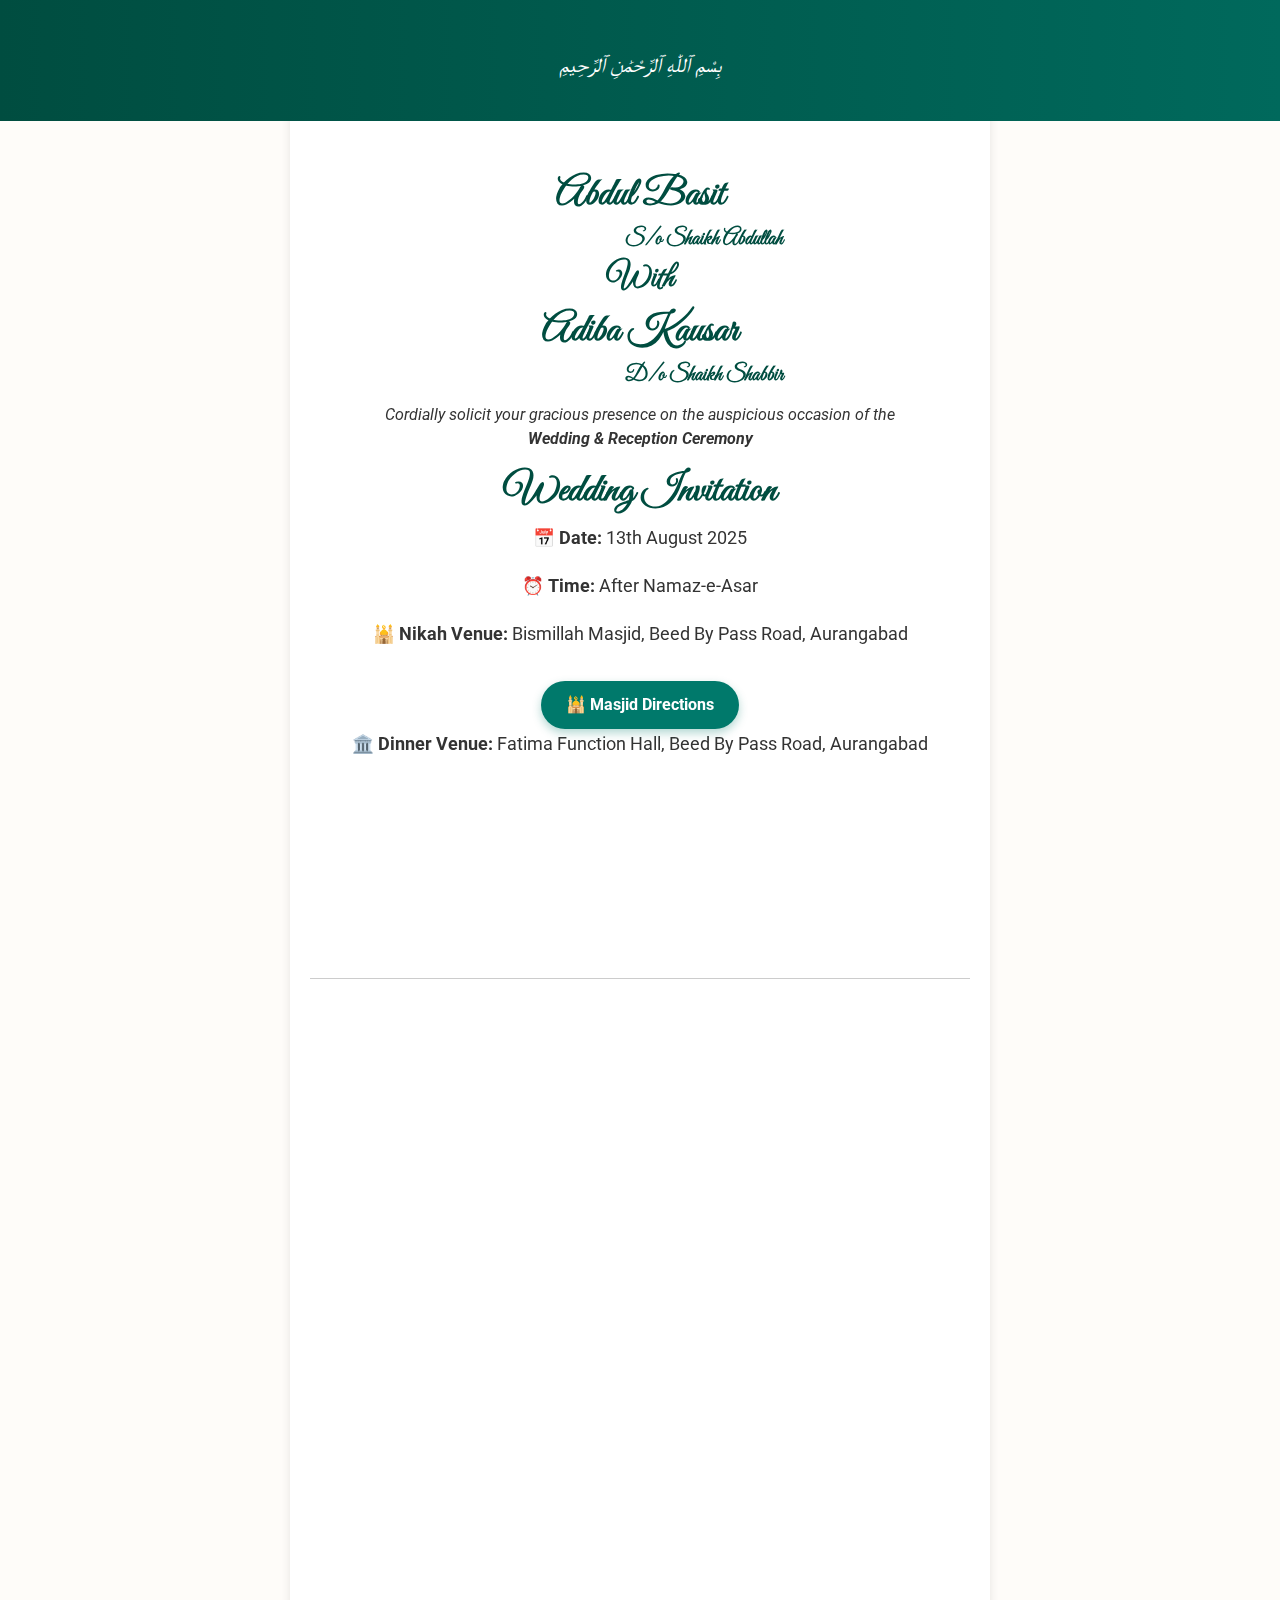
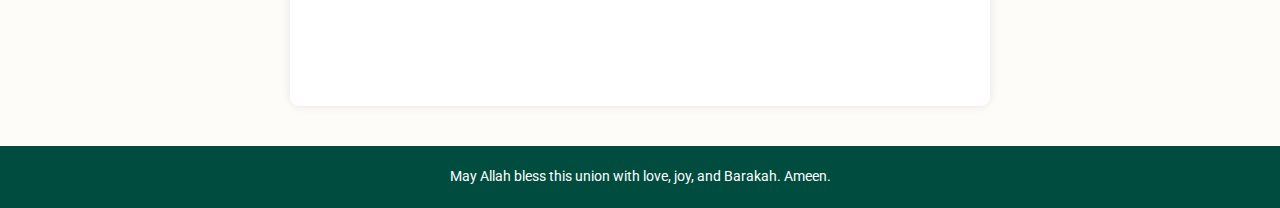
<file: index.html>
<!DOCTYPE html>
<html lang="en">
<head>
  <meta charset="UTF-8" />
  <meta name="viewport" content="width=device-width, initial-scale=1.0"/>
  <title>Abdul Basit Wedding Reception Invitation </title>
  <link href="https://cdn.jsdelivr.net/npm/bootstrap@5.0.2/dist/css/bootstrap.min.css" rel="stylesheet">
  <link href="https://fonts.googleapis.com/css2?family=Great+Vibes&family=Roboto&display=swap" rel="stylesheet">
  <link rel="stylesheet" href="https://unpkg.com/aos@2.3.4/dist/aos.css"/>
  <link rel="stylesheet" href="https://cdn.jsdelivr.net/npm/swiper@11/swiper-bundle.min.css" />

  <style>
    body {
      margin: 0;
      font-family: 'Roboto', sans-serif;
      background: url('https://www.transparenttextures.com/patterns/arabesque.png'), #fefcf9;
      background-size: cover;
      color: #333;
      scroll-behavior: smooth;
    }

    header {
      text-align: center;
      padding: 50px 20px 30px;
      background: linear-gradient(to right, #004d40, #00695c);
      color: white;
    }

    header h1 {
      font-family: 'Great Vibes', cursive;
      font-size: 3em;
      margin: 0;
    }

    .bismillah {
      font-size: 1.3em;
      margin-bottom: 10px;
      font-style: italic;
    }

    .content {
      max-width: 700px;
      margin: auto;
      padding: 30px 20px;
      background: rgba(255, 255, 255, 0.95);
      box-shadow: 0 0 10px rgba(0,0,0,0.1);
      border-radius: 10px;
      margin-top: -20px;
    }

    .section {
      text-align: center;
      margin: 40px 0;
    }

    .section h2{
      font-family: 'Great Vibes', cursive;
      font-size: 2.5em;
      color: #004d40;
    }
    h2{
      font-weight: bold;
    }
    .section h5 {
      font-family: 'Great Vibes', cursive;
      font-size: 2em;
      font-weight: bold;
      color: #004d40;
    }
    .section h6 {
      font-family: 'Great Vibes', cursive;
      font-size: 1.3em;
      font-weight: bold;
      color: #004d40;
    }

    .section p {
      line-height: 1.8;
      font-size: 1.1em;
    }

    .countdown {
      display: flex;
      justify-content: center;
      gap: 20px;
      margin: 30px 0;
    }

    .countdown div {
      background: #004d40;
      color: white;
      padding: 10px 20px;
      border-radius: 8px;
      min-width: 70px;
    }

    .swiper {
      width: 100%;
      padding: 20px 0;
    }

    .swiper-slide {
      background: #f3f3f3;
      padding: 20px;
      border-radius: 10px;
      font-style: italic;
      font-size: 1.1em;
      border-left: 5px solid #004d40;
      border-right: 5px solid #004d40;
      max-width: 90%;
      margin: auto;
    }

    .rsvp input, .rsvp button {
      padding: 10px;
      width: 80%;
      margin: 10px auto;
      display: block;
      border: 1px solid #ccc;
      border-radius: 5px;
    }

    .rsvp button {
      background: #00695c;
      color: white;
      border: none;
      cursor: pointer;
      transition: 0.3s ease;
    }

    .rsvp button:hover {
      background: #004d40;
    }

    footer {
      text-align: center;
      padding: 20px;
      font-size: 0.9em;
      background: #004d40;
      color: white;
      margin-top: 40px;
    }

    @media(max-width: 600px) {
      .countdown {
        flex-direction: column;
        gap: 10px;
      }
    }
    .direction-btn {
        display: inline-block;
        margin-top: 15px;
        padding: 12px 25px;
        background: #00796b;
        color: #fff;
        font-size: 1em;
        border-radius: 30px;
        text-decoration: none;
        font-weight: bold;
        transition: background 0.3s ease, transform 0.2s ease;
        box-shadow: 0 4px 10px rgba(0, 121, 107, 0.3);
    }

    .direction-btn:hover {
        background: #004d40;
        transform: scale(1.05);
        color: #fff;
    }

  </style>
</head>
<body>

<header data-aos="fade-down">
  <div class="bismillah">بِسْمِ ٱللّٰهِ ٱلرَّحْمَٰنِ ٱلرَّحِيمِ</div>
  <!-- <h1>Wedding Invitation</h1> -->
</header>

<div class="content">

  <div class="section" data-aos="fade-up">
  <h2>Abdul Basit</h2>
  <h6 style="margin-left: 8rem;">S/o Shaikh Abdullah</h6>
  <h5>With</h5>
  <h2>Adiba Kausar</h2>
  <h6 style="margin-left: 8rem;">D/o Shaikh Shabbir</h6>
  <div class="my-3">
    <i>Cordially solicit your gracious presence on the auspicious occasion of the <br><b> Wedding & Reception Ceremony</b></i>
  </div>
  <!-- <h4>إن شاء الله</h4> -->
   <h2>Wedding Invitation</h2>

  <p><strong>📅 Date:</strong> 13th August 2025</p>

  <p><strong>⏰ Time:</strong> After Namaz-e-Asar</p>

  <p><strong>🕌 Nikah Venue:</strong> Bismillah Masjid, Beed By Pass Road, Aurangabad</p>
  <a href="https://www.google.com/maps?q=VIKAS+MULTI+SERVICES,+Patel Complex,+01,+Beed+Bypass+Road,+Aurangabad" target="_blank" class="direction-btn" data-aos="zoom-in">
    🕌 Masjid Directions
  </a>

  <p><strong>🏛️ Dinner Venue:</strong> Fatima Function Hall, Beed By Pass Road, Aurangabad</p>
  <a href="https://www.google.com/maps?q=Fatima+Function+Hall,+Beed+Bypass+Road,+Aurangabad" target="_blank" class="direction-btn" data-aos="zoom-in">
    🧭 Dinner Directions
  </a>

</div>


  <div class="countdown" id="countdown" data-aos="zoom-in">
    <div><span id="days">--</span><br>Days</div>
    <div><span id="hours">--</span><br>Hours</div>
    <div><span id="minutes">--</span><br>Minutes</div>
    <div><span id="seconds">--</span><br>Seconds</div>
  </div>
<hr>
  <div class="section" data-aos="fade-up">
    <h2>Walima Invitation</h2>
    <p><strong>📅 Date:</strong> 14th July 2025</p>
    <p><strong>⏰ Time:</strong> After Namaz-e-Magrib </p>

    <p><strong>📍 Venue:</strong> RK Function Hall, Beed By Pass Road Aurangabad</p>
    <p><strong>🏛️ Reception Venue:</strong> RK Function Hall, Beed By Pass Road, Aurangabad</p>
  <a href="https://www.google.com/maps?q=R+K+Mandi+house,+Beed+Bypass+Road,+Aurangabad" target="_blank" class="direction-btn" data-aos="zoom-in">
    🧭 Reception Directions
  </a>
    <p class="mt-4"><i>With best compliments from All Relatives & Friends.</i></p>
    <a href="invitation-card.pdf" target="_blank" class="direction-btn" data-aos="zoom-in" download>
      Download Invitation
    </a>
  </div>

  <div class="section ms-auto me-auto" data-aos="fade-up">
    <!-- <h2>Sunnah & Qur’an Quotes</h2> -->
    <div class="swiper">
      <div class="swiper-wrapper">
        <div class="swiper-slide">“When a man marries, he has fulfilled half of his religion.” — Prophet Muhammad ﷺ</div>
        <div class="swiper-slide">“The best of you are those who are best to their wives.” — Prophet Muhammad ﷺ</div>
        <div class="swiper-slide">“And We created you in pairs.” — (Qur’an 78:8)</div>
        <div class="swiper-slide">“Nikah is my Sunnah, and whoever turns away from my Sunnah is not from me.” — Prophet Muhammad ﷺ</div>
        <div class="swiper-slide">“Among His signs is that He created for you spouses... and placed between you love and mercy.” — (Qur’an 30:21)</div>
      </div>
    </div>
  </div>

  <!-- <div class="section rsvp" data-aos="fade-up">
    <h2>RSVP</h2>
    <input type="text" placeholder="Your Name">
    <input type="email" placeholder="Your Email">
    <button onclick="alert('Thank you for your RSVP!')">Submit</button>
  </div> -->

</div>

<footer >
  May Allah bless this union with love, joy, and Barakah. Ameen.
</footer>

<!-- Scripts -->
<script src="https://cdn.jsdelivr.net/npm/swiper@11/swiper-bundle.min.js"></script>
<script src="https://unpkg.com/aos@2.3.4/dist/aos.js"></script>
<script>
  AOS.init();

  // Countdown Timer
  const weddingDate = new Date("July 13, 2025 18:00:00").getTime();
  setInterval(() => {
    const now = new Date().getTime();
    const gap = weddingDate - now;

    const day = 1000 * 60 * 60 * 24;
    const hour = 1000 * 60 * 60;
    const minute = 1000 * 60;
    const second = 1000;

    document.getElementById('days').textContent = Math.floor(gap / day);
    document.getElementById('hours').textContent = Math.floor((gap % day) / hour);
    document.getElementById('minutes').textContent = Math.floor((gap % hour) / minute);
    document.getElementById('seconds').textContent = Math.floor((gap % minute) / second);
  }, 1000);

  // Swiper Slider
  new Swiper('.swiper', {
    loop: true,
    autoplay: { delay: 5000 },
    effect: 'fade',
  });
</script>

</body>
</html>
</file>
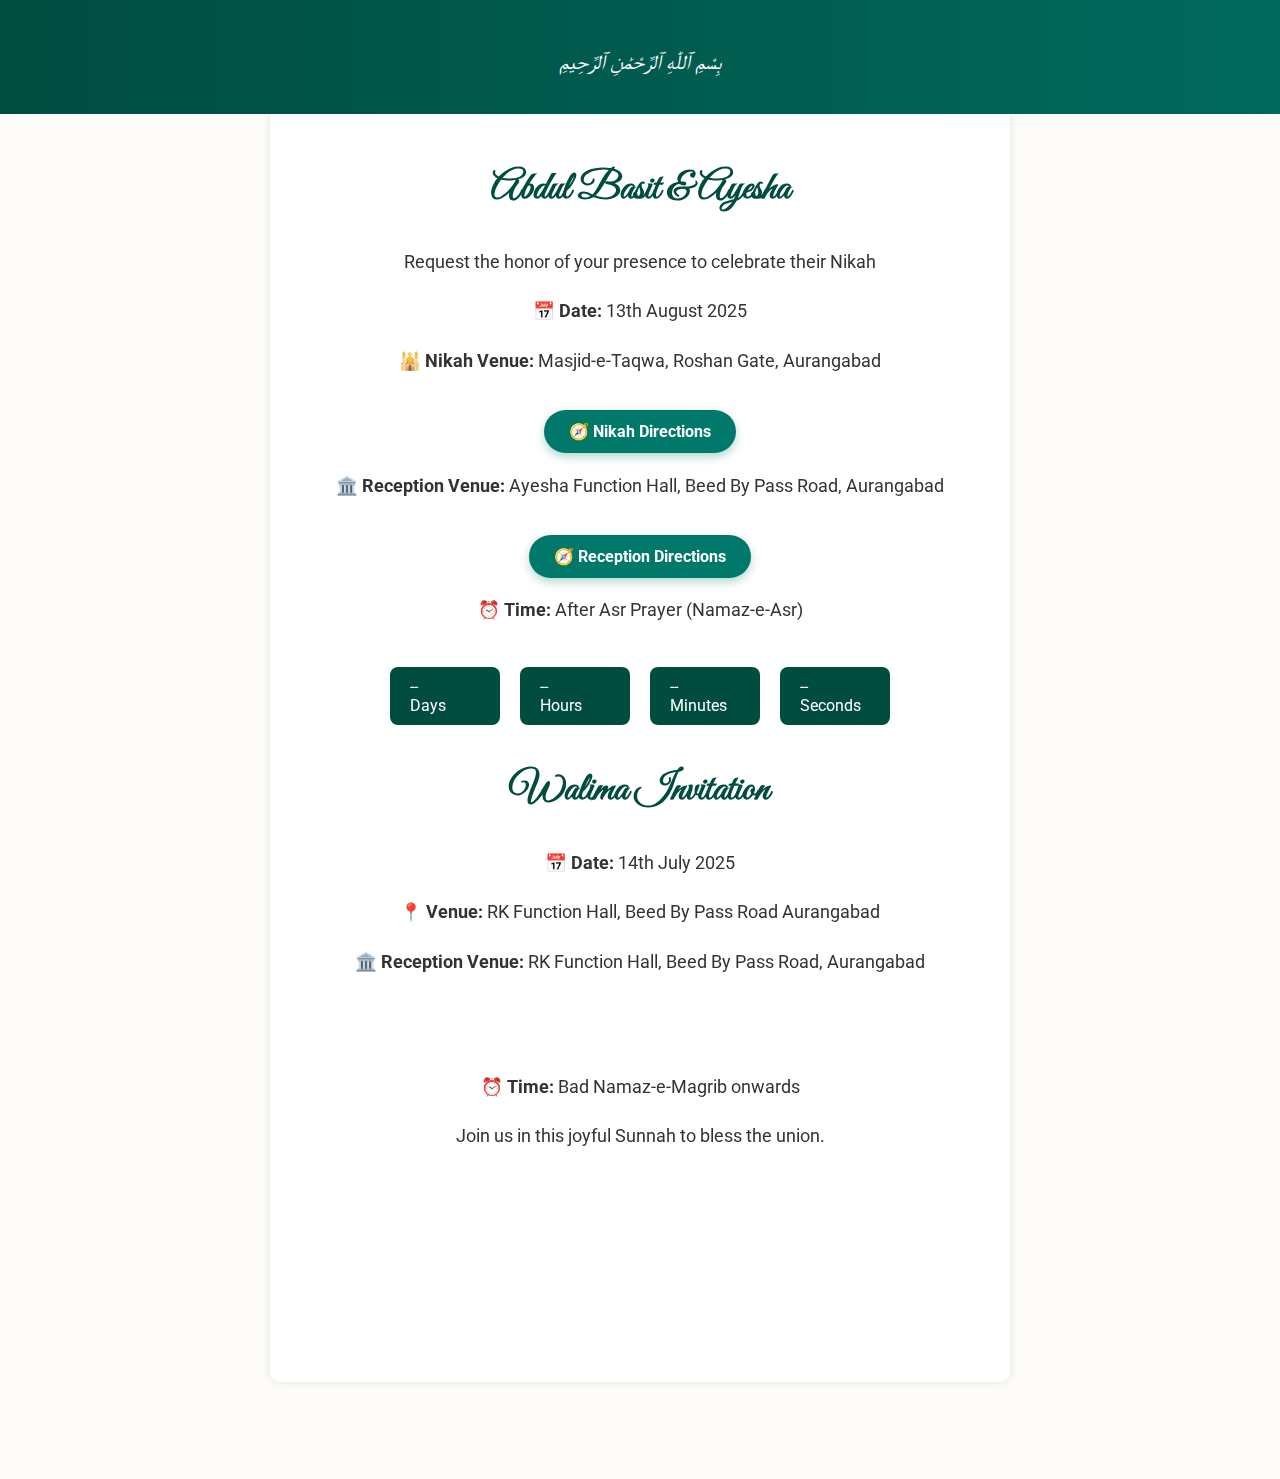
<file: basit/index.html>
<!DOCTYPE html>
<html lang="en">
<head>
  <meta charset="UTF-8" />
  <meta name="viewport" content="width=device-width, initial-scale=1.0"/>
  <title>Muslim Wedding Invitation</title>
  <link href="https://fonts.googleapis.com/css2?family=Great+Vibes&family=Roboto&display=swap" rel="stylesheet">
  <link rel="stylesheet" href="https://unpkg.com/aos@2.3.4/dist/aos.css"/>
  <link rel="stylesheet" href="https://cdn.jsdelivr.net/npm/swiper@11/swiper-bundle.min.css" />

  <style>
    body {
      margin: 0;
      font-family: 'Roboto', sans-serif;
      background: url('https://www.transparenttextures.com/patterns/arabesque.png'), #fefcf9;
      background-size: cover;
      color: #333;
      scroll-behavior: smooth;
    }

    header {
      text-align: center;
      padding: 50px 20px 30px;
      background: linear-gradient(to right, #004d40, #00695c);
      color: white;
    }

    header h1 {
      font-family: 'Great Vibes', cursive;
      font-size: 3em;
      margin: 0;
    }

    .bismillah {
      font-size: 1.3em;
      margin-bottom: 10px;
      font-style: italic;
    }

    .content {
      max-width: 700px;
      margin: auto;
      padding: 30px 20px;
      background: rgba(255, 255, 255, 0.95);
      box-shadow: 0 0 10px rgba(0,0,0,0.1);
      border-radius: 10px;
      margin-top: -20px;
    }

    .section {
      text-align: center;
      margin: 40px 0;
    }

    .section h2 {
      font-family: 'Great Vibes', cursive;
      font-size: 2.5em;
      color: #004d40;
    }

    .section p {
      line-height: 1.8;
      font-size: 1.1em;
    }

    .countdown {
      display: flex;
      justify-content: center;
      gap: 20px;
      margin: 30px 0;
    }

    .countdown div {
      background: #004d40;
      color: white;
      padding: 10px 20px;
      border-radius: 8px;
      min-width: 70px;
    }

    .swiper {
      width: 100%;
      padding: 20px 0;
    }

    .swiper-slide {
      background: #f3f3f3;
      padding: 20px;
      border-radius: 10px;
      font-style: italic;
      font-size: 1.1em;
      border-left: 5px solid #004d40;
      max-width: 90%;
      margin: auto;
    }

    .rsvp input, .rsvp button {
      padding: 10px;
      width: 80%;
      margin: 10px auto;
      display: block;
      border: 1px solid #ccc;
      border-radius: 5px;
    }

    .rsvp button {
      background: #00695c;
      color: white;
      border: none;
      cursor: pointer;
      transition: 0.3s ease;
    }

    .rsvp button:hover {
      background: #004d40;
    }

    footer {
      text-align: center;
      padding: 20px;
      font-size: 0.9em;
      background: #004d40;
      color: white;
      margin-top: 40px;
    }

    @media(max-width: 600px) {
      .countdown {
        flex-direction: column;
        gap: 10px;
      }
    }
    .direction-btn {
        display: inline-block;
        margin-top: 15px;
        padding: 12px 25px;
        background: #00796b;
        color: #fff;
        font-size: 1em;
        border-radius: 30px;
        text-decoration: none;
        font-weight: bold;
        transition: background 0.3s ease, transform 0.2s ease;
        box-shadow: 0 4px 10px rgba(0, 121, 107, 0.3);
    }

    .direction-btn:hover {
        background: #004d40;
        transform: scale(1.05);
    }

  </style>
</head>
<body>

<header data-aos="fade-down">
  <div class="bismillah">بِسْمِ ٱللّٰهِ ٱلرَّحْمَٰنِ ٱلرَّحِيمِ</div>
  <!-- <h1>Wedding Invitation</h1> -->
</header>

<div class="content">

  <div class="section" data-aos="fade-up">
  <h2>Abdul Basit & Ayesha</h2>
  <p>Request the honor of your presence to celebrate their Nikah</p>

  <p><strong>📅 Date:</strong> 13th August 2025</p>

  <p><strong>🕌 Nikah Venue:</strong> Masjid-e-Taqwa, Roshan Gate, Aurangabad</p>
  <a href="https://www.google.com/maps?q=Masjid-e-Taqwa,+Roshan+Gate,+Aurangabad" target="_blank" class="direction-btn" data-aos="zoom-in">
    🧭 Nikah Directions
  </a>

  <p><strong>🏛️ Reception Venue:</strong> Ayesha Function Hall, Beed By Pass Road, Aurangabad</p>
  <a href="https://www.google.com/maps?q=Ayesha+Function+Hall,+Beed+Bypass+Road,+Aurangabad" target="_blank" class="direction-btn" data-aos="zoom-in">
    🧭 Reception Directions
  </a>

  <p><strong>⏰ Time:</strong> After Asr Prayer (Namaz-e-Asr)</p>
</div>


  <div class="countdown" id="countdown" data-aos="zoom-in">
    <div><span id="days">--</span><br>Days</div>
    <div><span id="hours">--</span><br>Hours</div>
    <div><span id="minutes">--</span><br>Minutes</div>
    <div><span id="seconds">--</span><br>Seconds</div>
  </div>

  <div class="section" data-aos="fade-up">
    <h2>Walima Invitation</h2>
    <p><strong>📅 Date:</strong> 14th July 2025</p>
    <p><strong>📍 Venue:</strong> RK Function Hall, Beed By Pass Road Aurangabad</p>
    <p><strong>🏛️ Reception Venue:</strong> RK Function Hall, Beed By Pass Road, Aurangabad</p>
  <a href="https://www.google.com/maps?q=R+K+Mandi+house,+Beed+Bypass+Road,+Aurangabad" target="_blank" class="direction-btn" data-aos="zoom-in">
    🧭 Reception Directions
  </a>
    <p><strong>⏰ Time:</strong> Bad Namaz-e-Magrib onwards</p>
    <p>Join us in this joyful Sunnah to bless the union.</p>
  </div>

  <div class="section" data-aos="fade-up">
    <!-- <h2>Sunnah & Qur’an Quotes</h2> -->
    <div class="swiper">
      <div class="swiper-wrapper">
        <div class="swiper-slide">“When a man marries, he has fulfilled half of his religion.” — Prophet Muhammad ﷺ</div>
        <div class="swiper-slide">“The best of you are those who are best to their wives.” — Prophet Muhammad ﷺ</div>
        <div class="swiper-slide">“And We created you in pairs.” — (Qur’an 78:8)</div>
        <div class="swiper-slide">“Nikah is my Sunnah, and whoever turns away from my Sunnah is not from me.” — Prophet Muhammad ﷺ</div>
        <div class="swiper-slide">“Among His signs is that He created for you spouses... and placed between you love and mercy.” — (Qur’an 30:21)</div>
      </div>
    </div>
  </div>

  <!-- <div class="section rsvp" data-aos="fade-up">
    <h2>RSVP</h2>
    <input type="text" placeholder="Your Name">
    <input type="email" placeholder="Your Email">
    <button onclick="alert('Thank you for your RSVP!')">Submit</button>
  </div> -->

</div>

<footer data-aos="fade-in">
  May Allah bless this union with love, joy, and Barakah. Ameen.
</footer>

<!-- Scripts -->
<script src="https://cdn.jsdelivr.net/npm/swiper@11/swiper-bundle.min.js"></script>
<script src="https://unpkg.com/aos@2.3.4/dist/aos.js"></script>
<script>
  AOS.init();

  // Countdown Timer
  const weddingDate = new Date("July 13, 2025 18:00:00").getTime();
  setInterval(() => {
    const now = new Date().getTime();
    const gap = weddingDate - now;

    const day = 1000 * 60 * 60 * 24;
    const hour = 1000 * 60 * 60;
    const minute = 1000 * 60;
    const second = 1000;

    document.getElementById('days').textContent = Math.floor(gap / day);
    document.getElementById('hours').textContent = Math.floor((gap % day) / hour);
    document.getElementById('minutes').textContent = Math.floor((gap % hour) / minute);
    document.getElementById('seconds').textContent = Math.floor((gap % minute) / second);
  }, 1000);

  // Swiper Slider
  new Swiper('.swiper', {
    loop: true,
    autoplay: { delay: 5000 },
    effect: 'fade',
  });
</script>

</body>
</html>
</file>
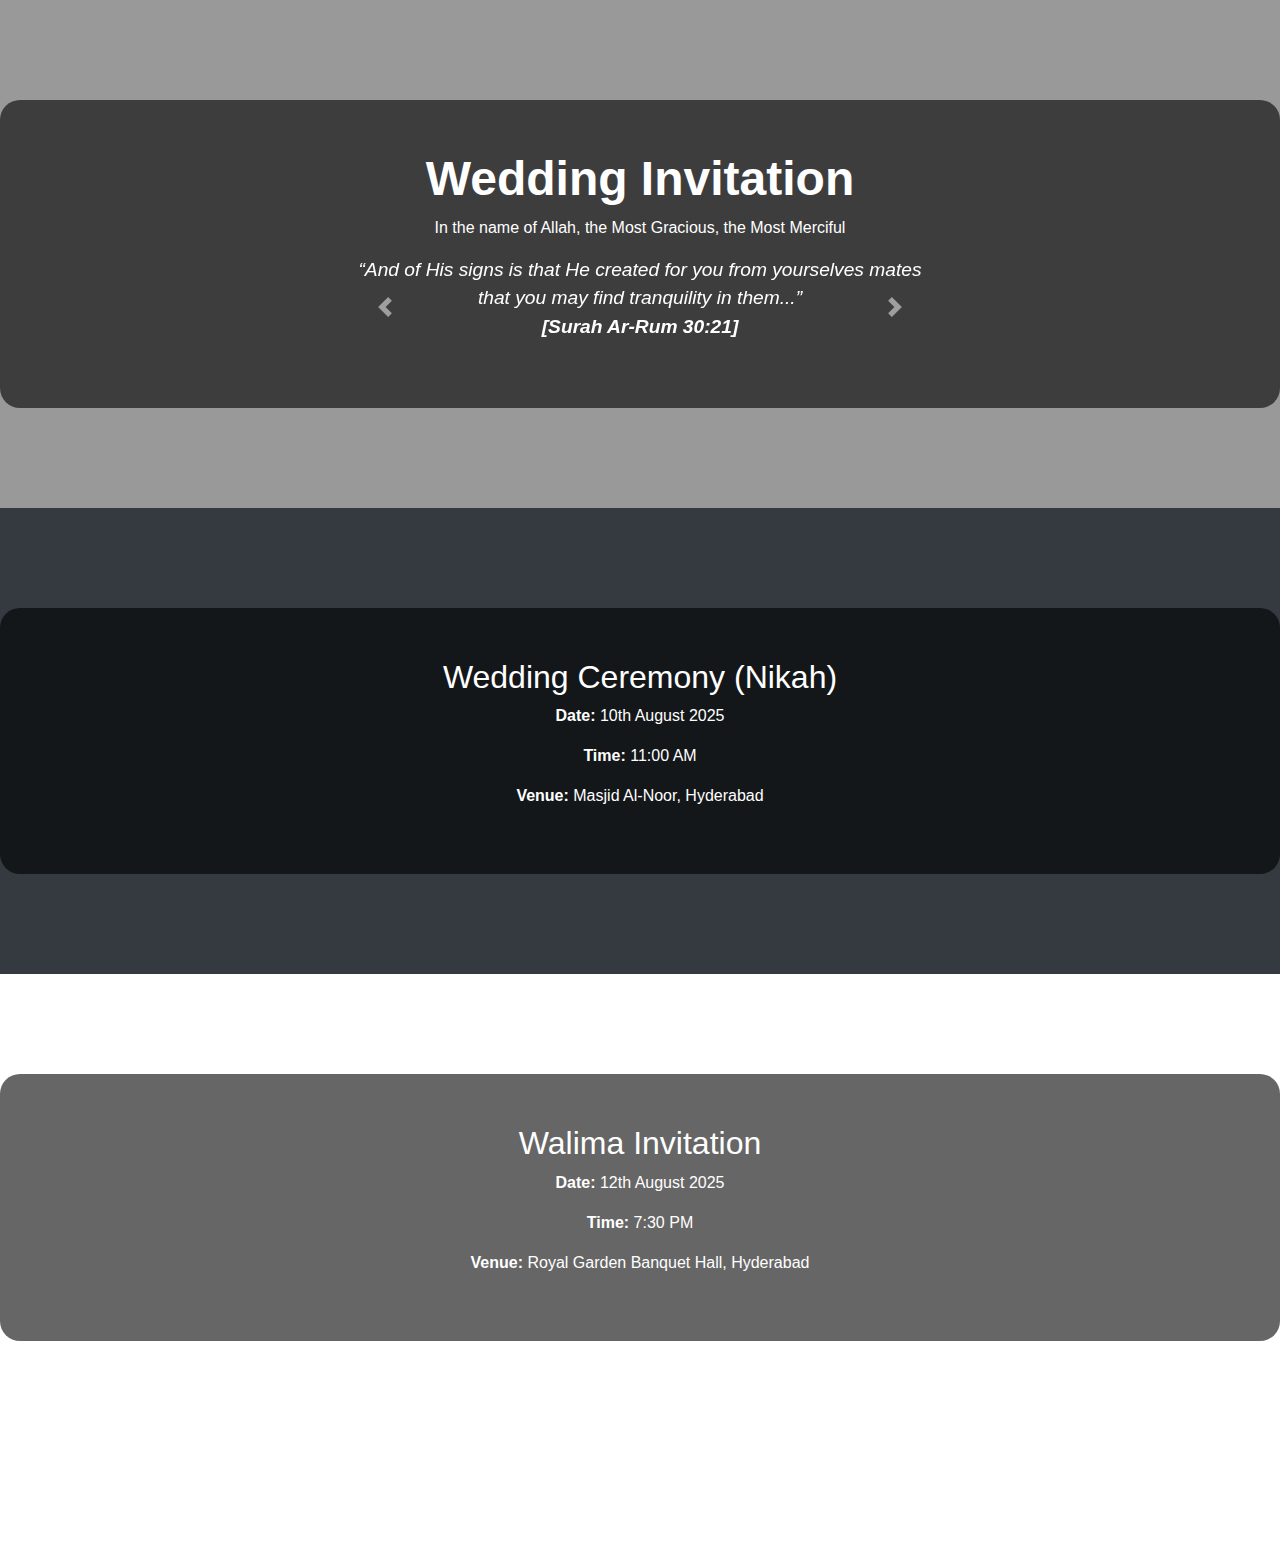
<file: template1.html>
<!DOCTYPE html>
<html lang="en">

<head>
  <meta charset="UTF-8">
  <meta name="viewport" content="width=device-width, initial-scale=1.0">
  <title>Muslim Wedding Invitation</title>
  <link rel="stylesheet" href="https://maxcdn.bootstrapcdn.com/bootstrap/4.5.2/css/bootstrap.min.css">
  <style>
    body {
      font-family: 'Segoe UI', sans-serif;
      background: linear-gradient(rgba(0,0,0,0.4), rgba(0,0,0,0.4)), url('https://images.unsplash.com/photo-1546182990-dffeafbe841d');
      background-size: cover;
      background-attachment: fixed;
      color: #fff;
    }

    .section {
      padding: 100px 0;
      position: relative;
    }

    .overlay {
      background-color: rgba(0, 0, 0, 0.6);
      padding: 50px;
      border-radius: 20px;
    }

    .header-title {
      font-size: 3rem;
      font-weight: bold;
      text-align: center;
      animation: fadeInDown 1s ease-in-out;
    }

    @keyframes fadeInDown {
      from {
        opacity: 0;
        transform: translateY(-50px);
      }
      to {
        opacity: 1;
        transform: translateY(0);
      }
    }

    .quote-slider {
      max-width: 600px;
      margin: 0 auto;
      text-align: center;
      animation: fadeIn 2s ease-in;
    }

    .quote {
      font-style: italic;
      font-size: 1.2rem;
    }

    .wedding-details, .walima-details {
      text-align: center;
      animation: fadeInUp 1s ease-in-out;
    }

    @keyframes fadeInUp {
      from {
        opacity: 0;
        transform: translateY(50px);
      }
      to {
        opacity: 1;
        transform: translateY(0);
      }
    }

    .card-custom {
      background: rgba(255, 255, 255, 0.1);
      backdrop-filter: blur(10px);
      border-radius: 15px;
      border: 1px solid rgba(255, 255, 255, 0.2);
    }
  </style>
</head>

<body>

  <div class="container-fluid section">
    <div class="overlay">
      <h1 class="header-title">Wedding Invitation</h1>
      <p class="text-center">In the name of Allah, the Most Gracious, the Most Merciful</p>

      <!-- Quote Slider -->
      <div id="quoteCarousel" class="carousel slide quote-slider" data-ride="carousel">
        <div class="carousel-inner">
          <div class="carousel-item active">
            <p class="quote">“And of His signs is that He created for you from yourselves mates that you may find tranquility in them...” <br><strong>[Surah Ar-Rum 30:21]</strong></p>
          </div>
          <div class="carousel-item">
            <p class="quote">“Nikah is my Sunnah. He who shuns my Sunnah is not of me.” <br><strong>[Sunan Ibn Majah: 1846]</strong></p>
          </div>
          <div class="carousel-item">
            <p class="quote">“The best of marriages are the easiest.” <br><strong>[Sunan Ibn Majah: 1905]</strong></p>
          </div>
        </div>
        <a class="carousel-control-prev" href="#quoteCarousel" role="button" data-slide="prev">
          <span class="carousel-control-prev-icon" aria-hidden="true"></span>
        </a>
        <a class="carousel-control-next" href="#quoteCarousel" role="button" data-slide="next">
          <span class="carousel-control-next-icon" aria-hidden="true"></span>
        </a>
      </div>
    </div>
  </div>

  <!-- Wedding Details -->
  <div class="container-fluid section bg-dark">
    <div class="overlay wedding-details">
      <h2>Wedding Ceremony (Nikah)</h2>
      <p><strong>Date:</strong> 10th August 2025</p>
      <p><strong>Time:</strong> 11:00 AM</p>
      <p><strong>Venue:</strong> Masjid Al-Noor, Hyderabad</p>
    </div>
  </div>

  <!-- Walima Details -->
  <div class="container-fluid section">
    <div class="overlay walima-details">
      <h2>Walima Invitation</h2>
      <p><strong>Date:</strong> 12th August 2025</p>
      <p><strong>Time:</strong> 7:30 PM</p>
      <p><strong>Venue:</strong> Royal Garden Banquet Hall, Hyderabad</p>
    </div>
  </div>

  <footer class="text-center py-4 bg-black">
    <p class="m-0">With the blessings of Allah, we joyfully invite you to our union.</p>
    <p>- The Families of Ahmed & Amina -</p>
  </footer>

  <script src="https://code.jquery.com/jquery-3.5.1.slim.min.js"></script>
  <script src="https://cdn.jsdelivr.net/npm/bootstrap@4.5.2/dist/js/bootstrap.bundle.min.js"></script>
</body>

</html>
</file>
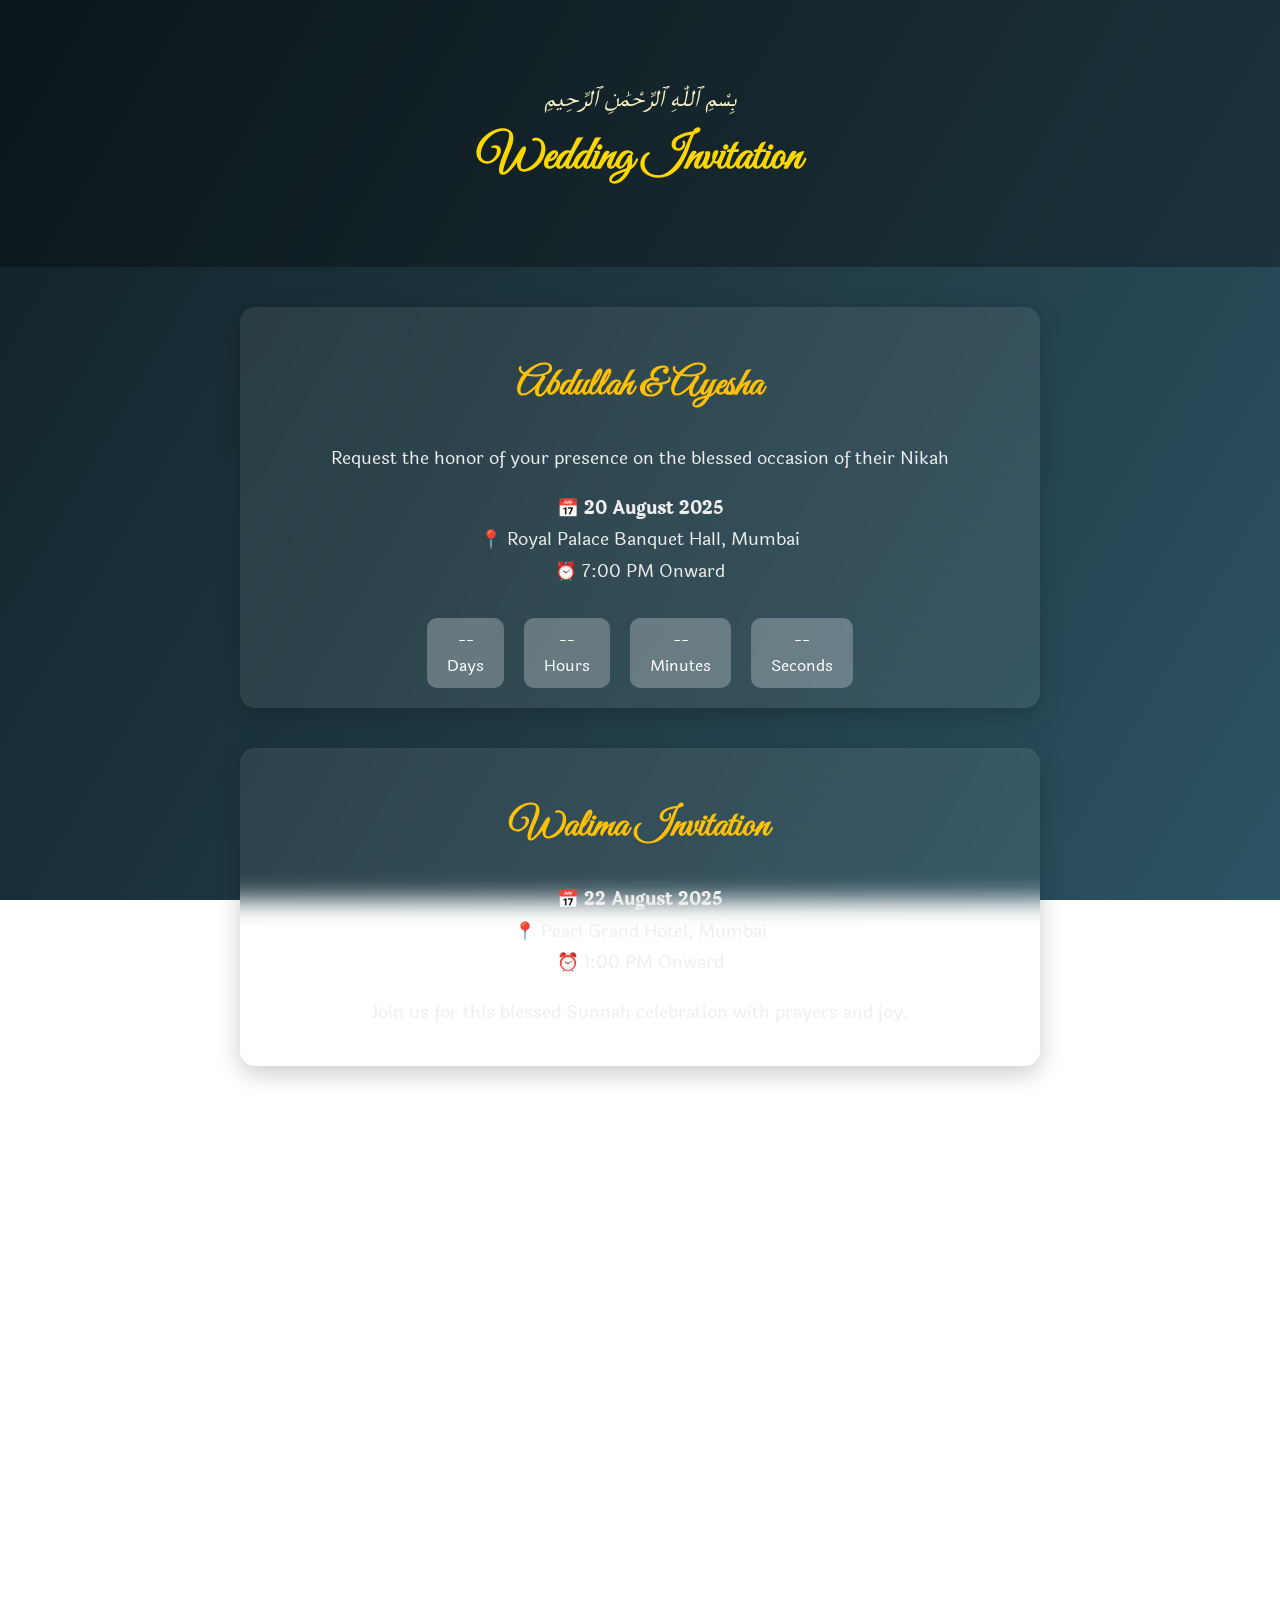
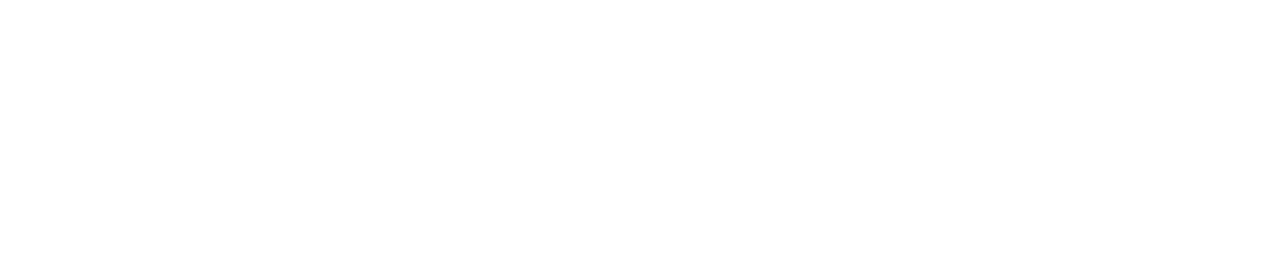
<file: template3.html>
<!DOCTYPE html>
<html lang="en">
<head>
  <meta charset="UTF-8"/>
  <meta name="viewport" content="width=device-width, initial-scale=1.0"/>
  <title>Muslim Wedding Invitation</title>

  <!-- Fonts -->
  <link href="https://fonts.googleapis.com/css2?family=Great+Vibes&family=Roboto&family=Laila&display=swap" rel="stylesheet">

  <!-- AOS and Swiper -->
  <link rel="stylesheet" href="https://unpkg.com/aos@2.3.4/dist/aos.css"/>
  <link rel="stylesheet" href="https://cdn.jsdelivr.net/npm/swiper@11/swiper-bundle.min.css" />

  <!-- Styles -->
  <style>
    * { box-sizing: border-box; }
    body {
      margin: 0;
      font-family: 'Laila', serif;
      background: linear-gradient(120deg, #0f2027, #203a43, #2c5364);
      background-attachment: fixed;
      color: #fff;
      scroll-behavior: smooth;
      overflow-x: hidden;
    }

    header {
      padding: 80px 20px;
      text-align: center;
      background: rgba(0,0,0,0.3);
    }

    header h1 {
      font-family: 'Great Vibes', cursive;
      font-size: 3em;
      margin: 0;
      color: #ffd700;
    }

    .bismillah {
      font-size: 1.5em;
      font-style: italic;
      margin-bottom: 10px;
      color: #f7f0c6;
    }

    .section {
      max-width: 800px;
      margin: 40px auto;
      padding: 20px;
      background: rgba(255,255,255,0.08);
      border-radius: 15px;
      backdrop-filter: blur(12px);
      box-shadow: 0 8px 24px rgba(0,0,0,0.2);
    }

    .section h2 {
      font-family: 'Great Vibes', cursive;
      font-size: 2.5em;
      color: #ffc107;
      text-align: center;
    }

    .section p {
      text-align: center;
      font-size: 1.1em;
      line-height: 1.8;
      color: #eee;
    }

    .countdown {
      display: flex;
      justify-content: center;
      gap: 20px;
      margin-top: 30px;
    }

    .countdown div {
      background: rgba(255, 255, 255, 0.2);
      padding: 10px 20px;
      border-radius: 10px;
      text-align: center;
      font-size: 1em;
      color: #fff;
      backdrop-filter: blur(8px);
    }

    .swiper {
      width: 100%;
      padding: 30px 0;
    }

    .swiper-slide {
      background: rgba(255,255,255,0.1);
      backdrop-filter: blur(10px);
      border-left: 5px solid #ffd700;
      padding: 20px;
      margin: 0 auto;
      border-radius: 10px;
      font-style: italic;
      max-width: 90%;
      color: #fff;
    }

    .rsvp {
      text-align: center;
    }

    .rsvp input, .rsvp button {
      padding: 10px;
      width: 80%;
      margin: 10px auto;
      display: block;
      border-radius: 5px;
      border: none;
      font-size: 1em;
    }

    .rsvp input {
      background: rgba(255,255,255,0.1);
      color: #fff;
    }

    .rsvp button {
      background: #ffc107;
      color: #000;
      cursor: pointer;
    }

    footer {
      text-align: center;
      padding: 20px;
      background: rgba(0,0,0,0.3);
      color: #f5f5f5;
      margin-top: 40px;
    }

    @media (max-width: 600px) {
      .countdown { flex-direction: column; }
    }
  </style>
</head>
<body>

<header data-aos="fade-down">
  <div class="bismillah">بِسْمِ ٱللّٰهِ ٱلرَّحْمَٰنِ ٱلرَّحِيمِ</div>
  <h1>Wedding Invitation</h1>
</header>

<section class="section" data-aos="zoom-in">
  <h2>Abdullah & Ayesha</h2>
  <p>Request the honor of your presence on the blessed occasion of their Nikah</p>
  <p>📅 <strong>20 August 2025</strong><br>
     📍 Royal Palace Banquet Hall, Mumbai<br>
     ⏰ 7:00 PM Onward</p>
  <div class="countdown" id="countdown">
    <div><span id="days">--</span><br>Days</div>
    <div><span id="hours">--</span><br>Hours</div>
    <div><span id="minutes">--</span><br>Minutes</div>
    <div><span id="seconds">--</span><br>Seconds</div>
  </div>
</section>

<section class="section" data-aos="zoom-in">
  <h2>Walima Invitation</h2>
  <p>📅 <strong>22 August 2025</strong><br>
     📍 Pearl Grand Hotel, Mumbai<br>
     ⏰ 1:00 PM Onward</p>
  <p>Join us for this blessed Sunnah celebration with prayers and joy.</p>
</section>

<section class="section" data-aos="fade-up">
  <h2>Words from Sunnah & Qur’an</h2>
  <div class="swiper">
    <div class="swiper-wrapper">
      <div class="swiper-slide">“When a man marries, he has fulfilled half of his religion.” — Prophet Muhammad ﷺ</div>
      <div class="swiper-slide">“The best of you are those who are best to their wives.” — Prophet Muhammad ﷺ</div>
      <div class="swiper-slide">“And We created you in pairs.” — Qur’an 78:8</div>
      <div class="swiper-slide">“Nikah is my Sunnah. Whoever turns away from it is not from me.” — Prophet Muhammad ﷺ</div>
      <div class="swiper-slide">“Among His signs is that He created for you spouses… and placed between you affection and mercy.” — Qur’an 30:21</div>
    </div>
  </div>
</section>

<section class="section rsvp" data-aos="fade-up">
  <h2>RSVP</h2>
  <input type="text" placeholder="Your Name">
  <input type="email" placeholder="Your Email">
  <button onclick="alert('Thank you for your RSVP!')">Submit</button>
</section>

<footer data-aos="fade-in">
  May Allah bless this union with love, joy, and Barakah. Ameen.
</footer>

<!-- Scripts -->
<script src="https://cdn.jsdelivr.net/npm/swiper@11/swiper-bundle.min.js"></script>
<script src="https://unpkg.com/aos@2.3.4/dist/aos.js"></script>
<script>
  AOS.init();

  // Countdown
  const weddingDate = new Date("August 20, 2025 19:00:00").getTime();
  setInterval(() => {
    const now = new Date().getTime();
    const gap = weddingDate - now;

    const day = 1000 * 60 * 60 * 24;
    const hour = 1000 * 60 * 60;
    const minute = 1000 * 60;
    const second = 1000;

    document.getElementById('days').textContent = Math.floor(gap / day);
    document.getElementById('hours').textContent = Math.floor((gap % day) / hour);
    document.getElementById('minutes').textContent = Math.floor((gap % hour) / minute);
    document.getElementById('seconds').textContent = Math.floor((gap % minute) / second);
  }, 1000);

  new Swiper('.swiper', {
    loop: true,
    autoplay: { delay: 6000 },
    effect: 'fade'
  });
</script>

</body>
</html>
</file>
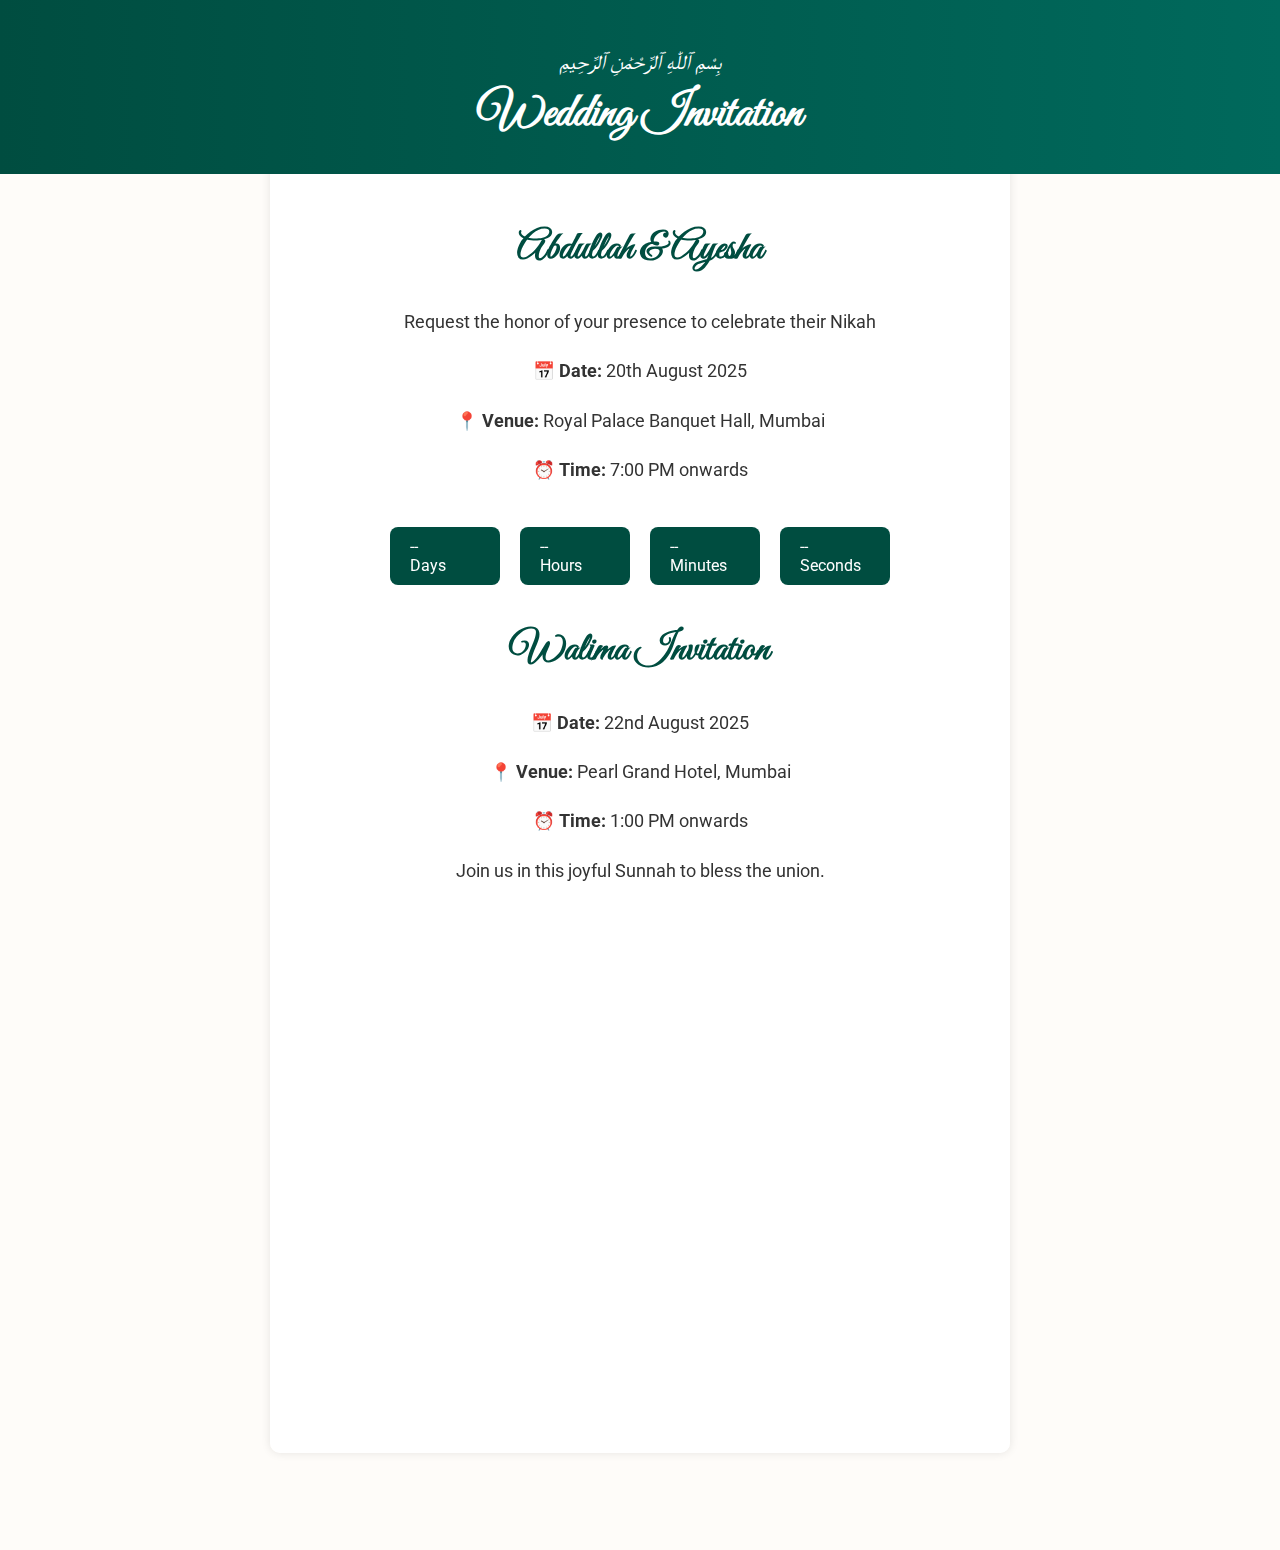
<file: template5.html>
<!DOCTYPE html>
<html lang="en">
<head>
  <meta charset="UTF-8" />
  <meta name="viewport" content="width=device-width, initial-scale=1.0"/>
  <title>Muslim Wedding Invitation</title>
  <link href="https://fonts.googleapis.com/css2?family=Great+Vibes&family=Roboto&display=swap" rel="stylesheet">
  <link rel="stylesheet" href="https://unpkg.com/aos@2.3.4/dist/aos.css"/>
  <link rel="stylesheet" href="https://cdn.jsdelivr.net/npm/swiper@11/swiper-bundle.min.css" />

  <style>
    body {
      margin: 0;
      font-family: 'Roboto', sans-serif;
      background: url('https://www.transparenttextures.com/patterns/arabesque.png'), #fefcf9;
      background-size: cover;
      color: #333;
      scroll-behavior: smooth;
    }

    header {
      text-align: center;
      padding: 50px 20px 30px;
      background: linear-gradient(to right, #004d40, #00695c);
      color: white;
    }

    header h1 {
      font-family: 'Great Vibes', cursive;
      font-size: 3em;
      margin: 0;
    }

    .bismillah {
      font-size: 1.3em;
      margin-bottom: 10px;
      font-style: italic;
    }

    .content {
      max-width: 700px;
      margin: auto;
      padding: 30px 20px;
      background: rgba(255, 255, 255, 0.95);
      box-shadow: 0 0 10px rgba(0,0,0,0.1);
      border-radius: 10px;
      margin-top: -20px;
    }

    .section {
      text-align: center;
      margin: 40px 0;
    }

    .section h2 {
      font-family: 'Great Vibes', cursive;
      font-size: 2.5em;
      color: #004d40;
    }

    .section p {
      line-height: 1.8;
      font-size: 1.1em;
    }

    .countdown {
      display: flex;
      justify-content: center;
      gap: 20px;
      margin: 30px 0;
    }

    .countdown div {
      background: #004d40;
      color: white;
      padding: 10px 20px;
      border-radius: 8px;
      min-width: 70px;
    }

    .swiper {
      width: 100%;
      padding: 20px 0;
    }

    .swiper-slide {
      background: #f3f3f3;
      padding: 20px;
      border-radius: 10px;
      font-style: italic;
      font-size: 1.1em;
      border-left: 5px solid #004d40;
      max-width: 90%;
      margin: auto;
    }

    .rsvp input, .rsvp button {
      padding: 10px;
      width: 80%;
      margin: 10px auto;
      display: block;
      border: 1px solid #ccc;
      border-radius: 5px;
    }

    .rsvp button {
      background: #00695c;
      color: white;
      border: none;
      cursor: pointer;
      transition: 0.3s ease;
    }

    .rsvp button:hover {
      background: #004d40;
    }

    footer {
      text-align: center;
      padding: 20px;
      font-size: 0.9em;
      background: #004d40;
      color: white;
      margin-top: 40px;
    }

    @media(max-width: 600px) {
      .countdown {
        flex-direction: column;
        gap: 10px;
      }
    }
  </style>
</head>
<body>

<header data-aos="fade-down">
  <div class="bismillah">بِسْمِ ٱللّٰهِ ٱلرَّحْمَٰنِ ٱلرَّحِيمِ</div>
  <h1>Wedding Invitation</h1>
</header>

<div class="content">

  <div class="section" data-aos="fade-up">
    <h2>Abdullah & Ayesha</h2>
    <p>Request the honor of your presence to celebrate their Nikah</p>
    <p><strong>📅 Date:</strong> 20th August 2025</p>
    <p><strong>📍 Venue:</strong> Royal Palace Banquet Hall, Mumbai</p>
    <p><strong>⏰ Time:</strong> 7:00 PM onwards</p>
  </div>

  <div class="countdown" id="countdown" data-aos="zoom-in">
    <div><span id="days">--</span><br>Days</div>
    <div><span id="hours">--</span><br>Hours</div>
    <div><span id="minutes">--</span><br>Minutes</div>
    <div><span id="seconds">--</span><br>Seconds</div>
  </div>

  <div class="section" data-aos="fade-up">
    <h2>Walima Invitation</h2>
    <p><strong>📅 Date:</strong> 22nd August 2025</p>
    <p><strong>📍 Venue:</strong> Pearl Grand Hotel, Mumbai</p>
    <p><strong>⏰ Time:</strong> 1:00 PM onwards</p>
    <p>Join us in this joyful Sunnah to bless the union.</p>
  </div>

  <div class="section" data-aos="fade-up">
    <h2>Sunnah & Qur’an Quotes</h2>
    <div class="swiper">
      <div class="swiper-wrapper">
        <div class="swiper-slide">“When a man marries, he has fulfilled half of his religion.” — Prophet Muhammad ﷺ</div>
        <div class="swiper-slide">“The best of you are those who are best to their wives.” — Prophet Muhammad ﷺ</div>
        <div class="swiper-slide">“And We created you in pairs.” — (Qur’an 78:8)</div>
        <div class="swiper-slide">“Nikah is my Sunnah, and whoever turns away from my Sunnah is not from me.” — Prophet Muhammad ﷺ</div>
        <div class="swiper-slide">“Among His signs is that He created for you spouses... and placed between you love and mercy.” — (Qur’an 30:21)</div>
      </div>
    </div>
  </div>

  <div class="section rsvp" data-aos="fade-up">
    <h2>RSVP</h2>
    <input type="text" placeholder="Your Name">
    <input type="email" placeholder="Your Email">
    <button onclick="alert('Thank you for your RSVP!')">Submit</button>
  </div>

</div>

<footer data-aos="fade-in">
  May Allah bless this union with love, joy, and Barakah. Ameen.
</footer>

<!-- Scripts -->
<script src="https://cdn.jsdelivr.net/npm/swiper@11/swiper-bundle.min.js"></script>
<script src="https://unpkg.com/aos@2.3.4/dist/aos.js"></script>
<script>
  AOS.init();

  // Countdown Timer
  const weddingDate = new Date("August 20, 2025 19:00:00").getTime();
  setInterval(() => {
    const now = new Date().getTime();
    const gap = weddingDate - now;

    const day = 1000 * 60 * 60 * 24;
    const hour = 1000 * 60 * 60;
    const minute = 1000 * 60;
    const second = 1000;

    document.getElementById('days').textContent = Math.floor(gap / day);
    document.getElementById('hours').textContent = Math.floor((gap % day) / hour);
    document.getElementById('minutes').textContent = Math.floor((gap % hour) / minute);
    document.getElementById('seconds').textContent = Math.floor((gap % minute) / second);
  }, 1000);

  // Swiper Slider
  new Swiper('.swiper', {
    loop: true,
    autoplay: { delay: 5000 },
    effect: 'fade',
  });
</script>

</body>
</html>
</file>
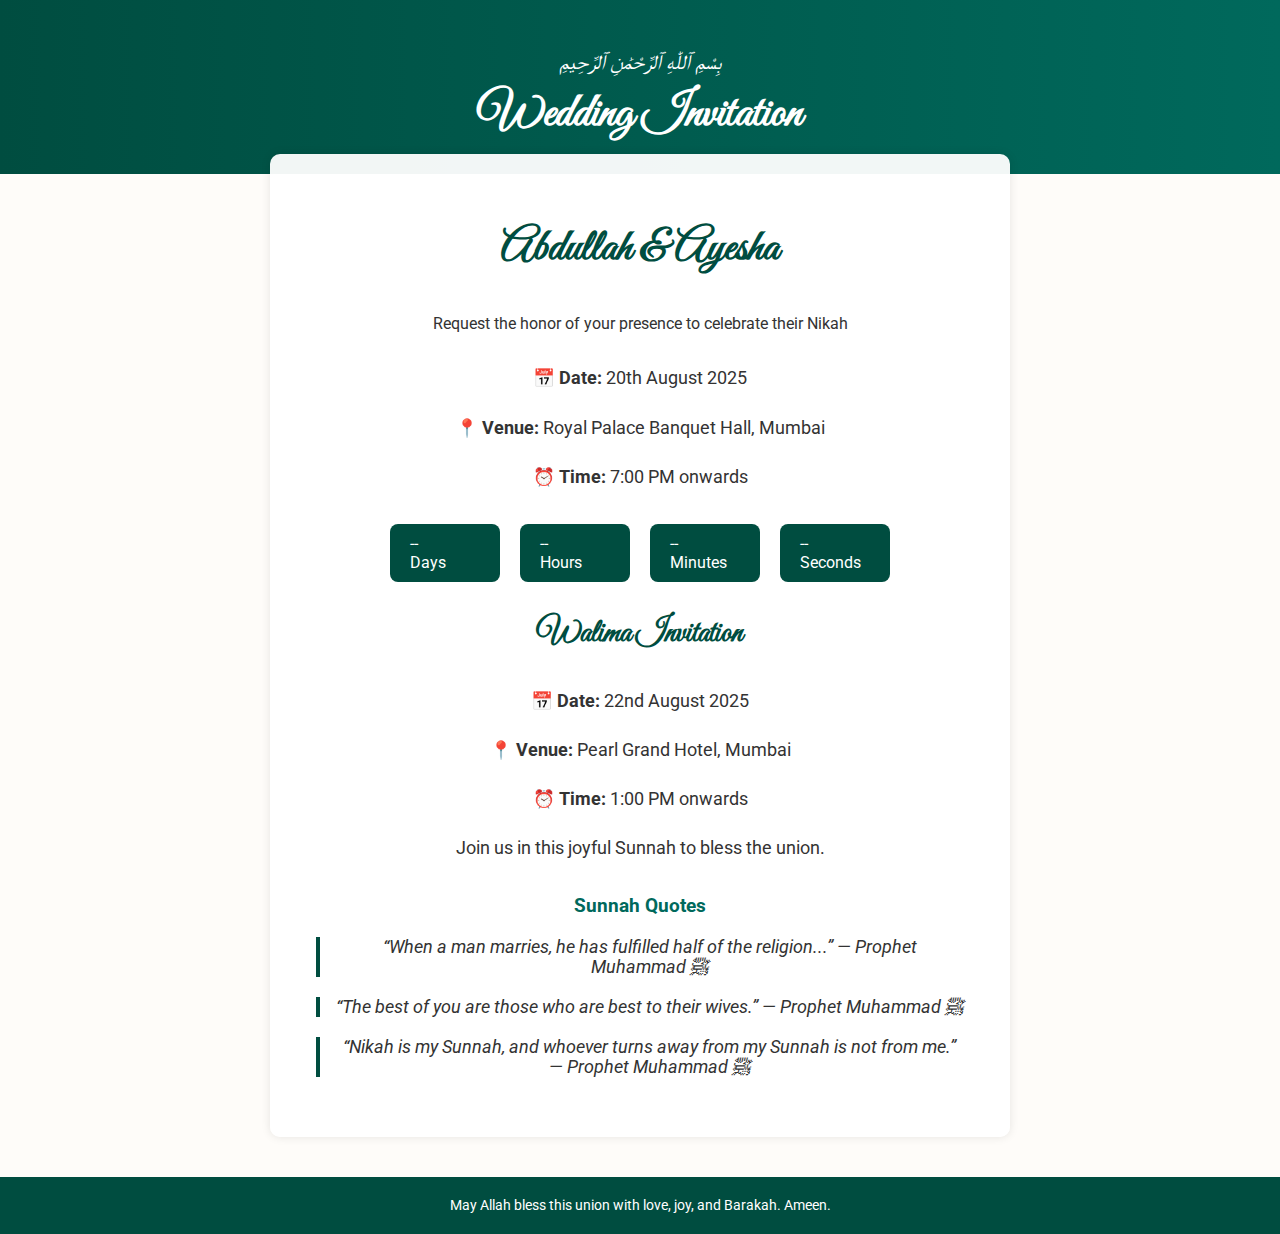
<file: template6.html>
<!DOCTYPE html>
<html lang="en">
<head>
  <meta charset="UTF-8" />
  <meta name="viewport" content="width=device-width, initial-scale=1.0"/>
  <title>Muslim Wedding Invitation</title>
  <link href="https://fonts.googleapis.com/css2?family=Great+Vibes&family=Roboto&display=swap" rel="stylesheet">
  <link rel="stylesheet" href="https://cdnjs.cloudflare.com/ajax/libs/animate.css/4.1.1/animate.min.css"/>
  <style>
    body {
      margin: 0;
      font-family: 'Roboto', sans-serif;
      background: url('https://www.transparenttextures.com/patterns/arabesque.png'), #fefcf9;
      background-size: cover;
      color: #333;
      scroll-behavior: smooth;
    }

    header {
      text-align: center;
      padding: 50px 20px 30px;
      background: linear-gradient(to right, #004d40, #00695c);
      color: white;
    }

    header h1 {
      font-family: 'Great Vibes', cursive;
      font-size: 3em;
      margin: 0;
    }

    .bismillah {
      font-size: 1.3em;
      margin-bottom: 10px;
      font-style: italic;
    }

    .content {
      max-width: 700px;
      margin: auto;
      padding: 30px 20px;
      background: rgba(255, 255, 255, 0.95);
      box-shadow: 0 0 10px rgba(0,0,0,0.1);
      border-radius: 10px;
      margin-top: -20px;
    }

    .names, .info, .walima, .quotes, .rsvp {
      text-align: center;
      margin: 30px 0;
    }

    .names h2 {
      font-family: 'Great Vibes', cursive;
      font-size: 2.8em;
      color: #004d40;
    }

    .info p, .walima p {
      line-height: 1.8;
      font-size: 1.1em;
    }

    .countdown {
      display: flex;
      justify-content: center;
      gap: 20px;
      margin: 30px 0;
    }

    .countdown div {
      background: #004d40;
      color: white;
      padding: 10px 20px;
      border-radius: 8px;
      min-width: 70px;
    }

    .quotes blockquote {
      font-style: italic;
      font-size: 1.1em;
      margin: 20px auto;
      border-left: 4px solid #004d40;
      padding-left: 15px;
      max-width: 90%;
    }

    .rsvp input, .rsvp button {
      padding: 10px;
      width: 80%;
      margin: 10px auto;
      display: block;
      border: 1px solid #ccc;
      border-radius: 5px;
    }

    .rsvp button {
      background: #00695c;
      color: white;
      border: none;
      cursor: pointer;
      transition: 0.3s ease;
    }

    .rsvp button:hover {
      background: #004d40;
    }

    footer {
      text-align: center;
      padding: 20px;
      font-size: 0.9em;
      background: #004d40;
      color: white;
      margin-top: 40px;
    }

    @media(max-width: 600px) {
      .countdown {
        flex-direction: column;
        gap: 10px;
      }
    }
  </style>
</head>
<body>

<header class="animate__animated animate__fadeInDown">
  <div class="bismillah">بِسْمِ ٱللّٰهِ ٱلرَّحْمَٰنِ ٱلرَّحِيمِ</div>
  <h1>Wedding Invitation</h1>
</header>

<div class="content animate__animated animate__fadeInUp">
  <div class="names">
    <h2>Abdullah & Ayesha</h2>
    <p>Request the honor of your presence to celebrate their Nikah</p>
  </div>

  <div class="info">
    <p><strong>📅 Date:</strong> 20th August 2025</p>
    <p><strong>📍 Venue:</strong> Royal Palace Banquet Hall, Mumbai</p>
    <p><strong>⏰ Time:</strong> 7:00 PM onwards</p>
  </div>

  <div class="countdown" id="countdown">
    <div><span id="days">--</span><br>Days</div>
    <div><span id="hours">--</span><br>Hours</div>
    <div><span id="minutes">--</span><br>Minutes</div>
    <div><span id="seconds">--</span><br>Seconds</div>
  </div>

  <div class="walima animate__animated animate__zoomIn">
    <h3 style="color:#004d40; font-family:'Great Vibes', cursive; font-size:2em;">Walima Invitation</h3>
    <p><strong>📅 Date:</strong> 22nd August 2025</p>
    <p><strong>📍 Venue:</strong> Pearl Grand Hotel, Mumbai</p>
    <p><strong>⏰ Time:</strong> 1:00 PM onwards</p>
    <p>Join us in this joyful Sunnah to bless the union.</p>
  </div>

  <div class="quotes animate__animated animate__fadeIn">
    <h3 style="color:#00695c;">Sunnah Quotes</h3>
    <blockquote>“When a man marries, he has fulfilled half of the religion...” — Prophet Muhammad ﷺ</blockquote>
    <blockquote>“The best of you are those who are best to their wives.” — Prophet Muhammad ﷺ</blockquote>
    <blockquote>“Nikah is my Sunnah, and whoever turns away from my Sunnah is not from me.” — Prophet Muhammad ﷺ</blockquote>
  </div>

  <!-- <div class="rsvp animate__animated animate__fadeInUp">
    <h3>Kindly RSVP</h3>
    <input type="text" placeholder="Your Name" />
    <input type="email" placeholder="Your Email" />
    <button onclick="alert('Thank you for your RSVP!')">Submit</button>
  </div> -->
</div>

<footer>
  May Allah bless this union with love, joy, and Barakah. Ameen.
</footer>

<script>
  const weddingDate = new Date("August 20, 2025 19:00:00").getTime();
  const countdown = document.getElementById('countdown');
  const daysEl = document.getElementById('days');
  const hoursEl = document.getElementById('hours');
  const minutesEl = document.getElementById('minutes');
  const secondsEl = document.getElementById('seconds');

  setInterval(() => {
    const now = new Date().getTime();
    const gap = weddingDate - now;

    const day = 1000 * 60 * 60 * 24;
    const hour = 1000 * 60 * 60;
    const minute = 1000 * 60;
    const second = 1000;

    daysEl.textContent = Math.floor(gap / day);
    hoursEl.textContent = Math.floor((gap % day) / hour);
    minutesEl.textContent = Math.floor((gap % hour) / minute);
    secondsEl.textContent = Math.floor((gap % minute) / second);
  }, 1000);
</script>

</body>
</html>
</file>
